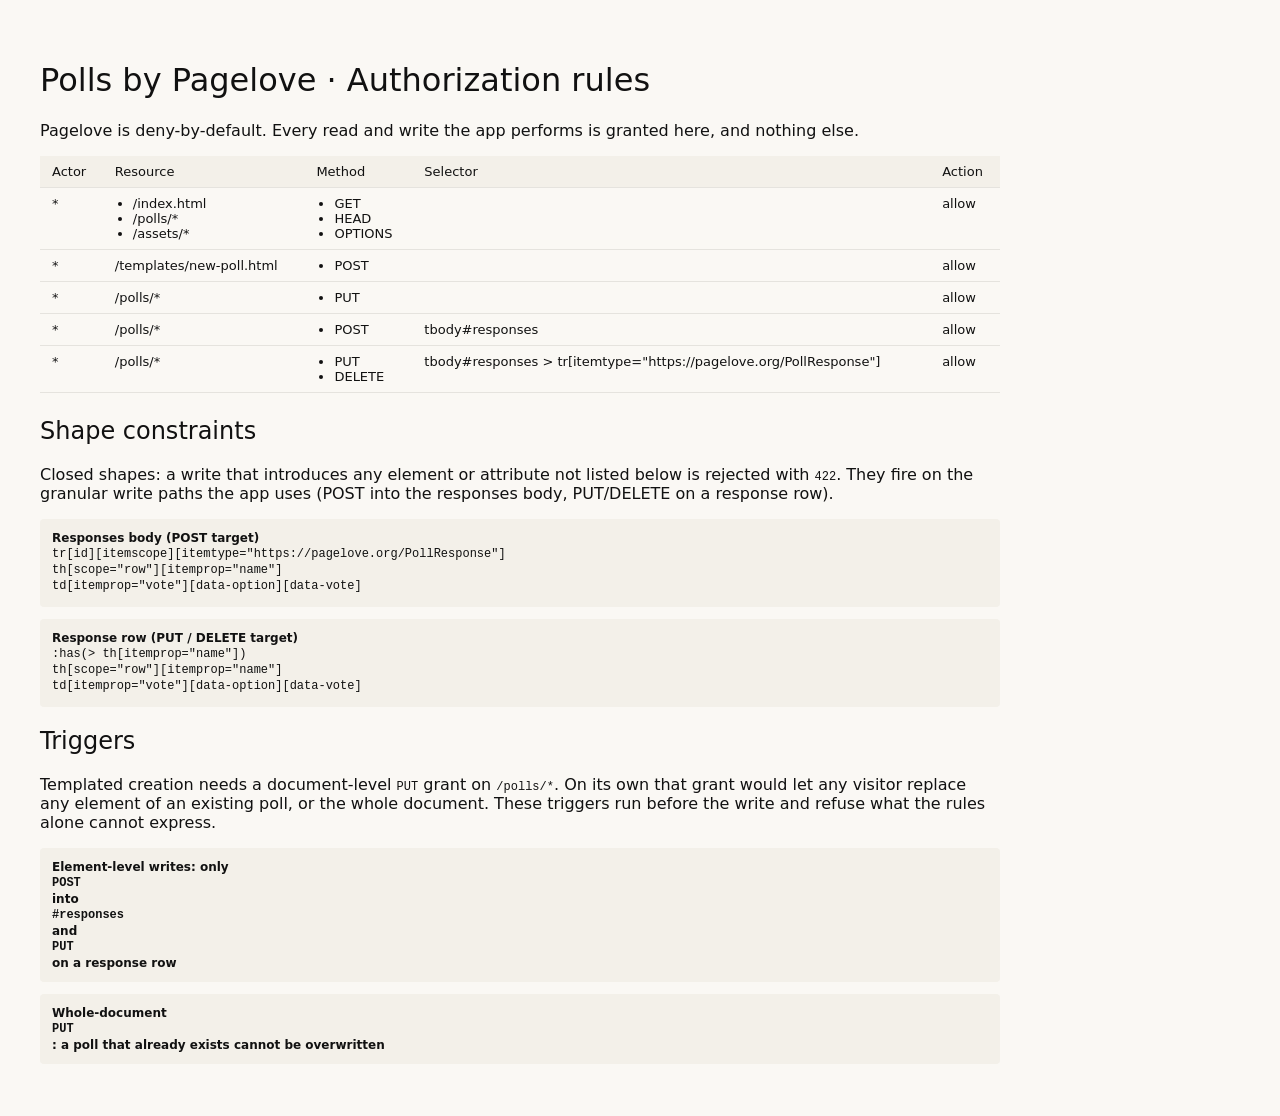
<file: site/admin/auth.html>
<!DOCTYPE html>
<html lang="en">
<head>
<meta charset="utf-8">
<title>Polls by Pagelove · Authorization & Constraints</title>
<style>
  body { font-family: system-ui, sans-serif; padding: 32px; background: #faf8f4; color: #111; max-width: 960px; }
  h1, h2 { font-weight: 500; }
  table { border-collapse: collapse; width: 100%; margin-bottom: 24px; font-size: 13px; }
  th, td { text-align: left; padding: 8px 12px; border-bottom: 1px solid #e5e3de; vertical-align: top; }
  th { background: #f3f0e9; font-weight: 500; }
  ul { margin: 0; padding-left: 18px; }
  code { font-family: ui-monospace, Menlo, monospace; font-size: 12px; }
  .constraint { margin-bottom: 12px; padding: 12px; background: #f3f0e9; border-radius: 4px; font-size: 12px; }
  .constraint code { display: block; margin: 2px 0; }
</style>
</head>
<body>

<h1>Polls by Pagelove · Authorization rules</h1>
<p>Pagelove is deny-by-default. Every read and write the app performs is granted here, and nothing else.</p>

<table>
  <thead><tr><th>Actor</th><th>Resource</th><th>Method</th><th>Selector</th><th>Action</th></tr></thead>
  <tbody>

    <!-- Public read of the app pages and assets -->
    <tr itemscope itemtype="https://pagelove.org/AuthorizationRule">
      <td itemprop="actor">*</td>
      <td><ul><li itemprop="resource">/index.html</li><li itemprop="resource">/polls/*</li><li itemprop="resource">/assets/*</li></ul></td>
      <td><ul><li itemprop="method">GET</li><li itemprop="method">HEAD</li><li itemprop="method">OPTIONS</li></ul></td>
      <td itemprop="selector"></td>
      <td itemprop="action">allow</td>
    </tr>

    <!-- Anyone can create a poll: POST to the template, which writes the new poll page -->
    <tr itemscope itemtype="https://pagelove.org/AuthorizationRule">
      <td itemprop="actor">*</td>
      <td itemprop="resource">/templates/new-poll.html</td>
      <td><ul><li itemprop="method">POST</li></ul></td>
      <td itemprop="selector"></td>
      <td itemprop="action">allow</td>
    </tr>

    <!-- Templated creation also checks PUT at the final location -->
    <tr itemscope itemtype="https://pagelove.org/AuthorizationRule">
      <td itemprop="actor">*</td>
      <td itemprop="resource">/polls/*</td>
      <td><ul><li itemprop="method">PUT</li></ul></td>
      <td itemprop="selector"></td>
      <td itemprop="action">allow</td>
    </tr>

    <!-- Vote: append a response row -->
    <tr itemscope itemtype="https://pagelove.org/AuthorizationRule">
      <td itemprop="actor">*</td>
      <td itemprop="resource">/polls/*</td>
      <td><ul><li itemprop="method">POST</li></ul></td>
      <td itemprop="selector">tbody#responses</td>
      <td itemprop="action">allow</td>
    </tr>

    <!-- Change or withdraw a response row -->
    <tr itemscope itemtype="https://pagelove.org/AuthorizationRule">
      <td itemprop="actor">*</td>
      <td itemprop="resource">/polls/*</td>
      <td><ul><li itemprop="method">PUT</li><li itemprop="method">DELETE</li></ul></td>
      <td itemprop="selector">tbody#responses &gt; tr[itemtype="https://pagelove.org/PollResponse"]</td>
      <td itemprop="action">allow</td>
    </tr>

  </tbody>
</table>

<h2>Shape constraints</h2>
<p>Closed shapes: a write that introduces any element or attribute not listed below is rejected with <code>422</code>. They fire on the granular write paths the app uses (POST into the responses body, PUT/DELETE on a response row).</p>

<div class="constraint" itemscope itemtype="https://pagelove.org/ShapeConstraint">
  <strong>Responses body (POST target)</strong>
  <meta itemprop="resource" content="/polls/*">
  <meta itemprop="selector" content="tbody#responses">
  <code itemprop="permit">tr[id][itemscope][itemtype="https://pagelove.org/PollResponse"]</code>
  <code itemprop="permit">th[scope="row"][itemprop="name"]</code>
  <code itemprop="permit">td[itemprop="vote"][data-option][data-vote]</code>
</div>

<div class="constraint" itemscope itemtype="https://pagelove.org/ShapeConstraint">
  <strong>Response row (PUT / DELETE target)</strong>
  <meta itemprop="resource" content="/polls/*">
  <meta itemprop="selector" content="tbody#responses > tr[id][itemscope][itemtype=&quot;https://pagelove.org/PollResponse&quot;]">
  <code itemprop="constraint">:has(&gt; th[itemprop="name"])</code>
  <code itemprop="permit">th[scope="row"][itemprop="name"]</code>
  <code itemprop="permit">td[itemprop="vote"][data-option][data-vote]</code>
</div>

<h2>Triggers</h2>
<p>Templated creation needs a document-level <code>PUT</code> grant on <code>/polls/*</code>. On its own that grant would let any visitor replace any element of an existing poll, or the whole document. These triggers run before the write and refuse what the rules alone cannot express.</p>

<div class="constraint" itemscope itemtype="https://pagelove.org/Trigger">
  <strong>Element-level writes: only <code>POST</code> into <code>#responses</code> and <code>PUT</code> on a response row</strong>
  <meta itemprop="resource" content="/polls/*">
  <meta itemprop="method" content="PUT">
  <meta itemprop="method" content="POST">
  <div itemprop="when" itemscope itemtype="https://pagelove.org/Sessel">
    <script itemprop="source" type="text/sessel">
      @schema Context url("https://pagelove.org/Context");
      Context.request.headers["range"] != null
    </script>
  </div>
  <div itemprop="action" itemscope itemtype="https://pagelove.org/Sessel">
    <script itemprop="source" type="text/sessel">
      @schema Context url("https://pagelove.org/Context");
      @schema HTTPResponse url("https://pagelove.org/HTTPResponse");
      let range = Context.request.headers["range"];
      let method = Context.request.method;
      if (method == "POST") {
        if (range.matches("^selector=#responses$") == false) {
          throw new HTTPResponse { status: 403, message: "Responses may only be appended to #responses." }
        }
      }
      if (method == "PUT") {
        if (range.matches("^selector=#r-[a-z0-9]{1,24}$") == false) {
          throw new HTTPResponse { status: 403, message: "Only a response row (#r-…) may be replaced on a poll page." }
        }
      }
    </script>
  </div>
</div>

<div class="constraint" itemscope itemtype="https://pagelove.org/Trigger">
  <strong>Whole-document <code>PUT</code>: a poll that already exists cannot be overwritten</strong>
  <meta itemprop="resource" content="/polls/*">
  <meta itemprop="method" content="PUT">
  <div itemprop="when" itemscope itemtype="https://pagelove.org/Sessel">
    <script itemprop="source" type="text/sessel">
      @schema Context url("https://pagelove.org/Context");
      Context.request.headers["range"] == null
    </script>
  </div>
  <div itemprop="action" itemscope itemtype="https://pagelove.org/Sessel">
    <script itemprop="source" type="text/sessel">
      @schema Context url("https://pagelove.org/Context");
      @schema HTTPResponse url("https://pagelove.org/HTTPResponse");
      let path = Context.request.path;
      if ((${[itemtype="https://pagelove.org/Poll"]} from "/polls/*").any(p => p.path() == path)) {
        throw new HTTPResponse { status: 409, message: "This poll already exists and cannot be replaced." }
      }
    </script>
  </div>
</div>

</body>
</html>
</file>
